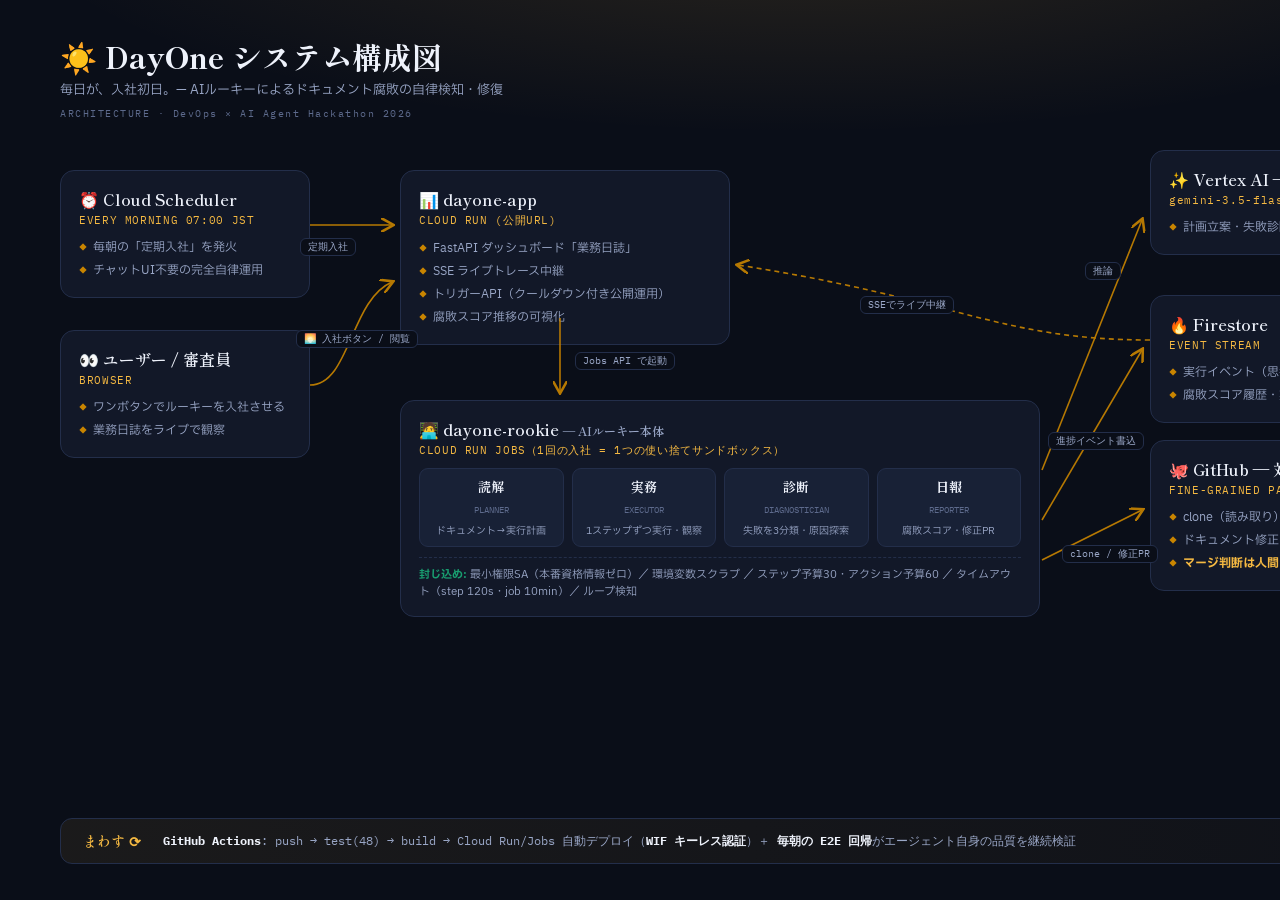
<file: docs/submission/assets/architecture.html>
<!doctype html>
<html lang="ja">
<head>
<meta charset="utf-8">
<link href="https://fonts.googleapis.com/css2?family=Shippori+Mincho:wght@600;800&family=IBM+Plex+Sans+JP:wght@400;500;700&family=IBM+Plex+Mono:wght@400;600&display=swap" rel="stylesheet">
<style>
:root{--bg:#0a0e18;--panel:#121828;--panel2:#182136;--line:#232e4a;--ink:#eef2fb;--ink2:#9aa7c7;--ink3:#5d6a8c;
  --sun:#f5b942;--sun-deep:#c98500;--ok:#199e70;--info:#3987e5;
  --mono:"IBM Plex Mono",monospace;--serif:"Shippori Mincho",serif;--sans:"IBM Plex Sans JP",sans-serif}
*{margin:0;padding:0;box-sizing:border-box}
body{width:1600px;height:900px;background:var(--bg);font-family:var(--sans);color:var(--ink);position:relative;overflow:hidden}
body::before{content:"";position:absolute;inset:0;background:radial-gradient(ellipse 80% 40% at 50% -10%,rgba(245,185,66,.14),transparent 62%)}
.title{position:absolute;top:34px;left:60px}
.title h1{font-family:var(--serif);font-weight:800;font-size:30px}
.title p{color:var(--ink2);font-size:13px;margin-top:2px}
.title .en{font-family:var(--mono);color:var(--ink3);font-size:10px;letter-spacing:.15em}
.box{position:absolute;background:var(--panel);border:1px solid var(--line);border-radius:14px;padding:16px 18px}
.box h2{font-family:var(--serif);font-size:16px;font-weight:600;margin-bottom:2px}
.box .svc{font-family:var(--mono);font-size:10.5px;color:var(--sun);letter-spacing:.06em;margin-bottom:8px}
.box ul{list-style:none}
.box li{font-size:12px;color:var(--ink2);padding:2.5px 0 2.5px 14px;position:relative}
.box li::before{content:"◆";position:absolute;left:0;color:var(--sun-deep);font-size:8px;top:7px}
.pipeline{display:flex;gap:8px;margin-top:10px}
.stage{flex:1;background:var(--panel2);border:1px solid var(--line);border-radius:9px;padding:8px 6px;text-align:center}
.stage b{display:block;font-family:var(--serif);font-size:13px}
.stage span{font-family:var(--mono);font-size:9px;color:var(--ink3)}
.stage em{display:block;font-style:normal;font-size:10px;color:var(--ink2);margin-top:3px}
.guard{margin-top:10px;border-top:1px dashed var(--line);padding-top:8px;font-size:11px;color:var(--ink2)}
.guard b{color:var(--ok);font-size:11px}
.band{position:absolute;left:60px;right:60px;bottom:36px;background:linear-gradient(90deg,rgba(245,185,66,.07),rgba(245,185,66,.02));border:1px solid var(--line);border-radius:12px;padding:12px 22px;display:flex;align-items:center;gap:22px}
.band .t{font-family:var(--serif);font-weight:600;font-size:14px;color:var(--sun)}
.band .flow{font-family:var(--mono);font-size:11.5px;color:var(--ink2)}
.band .flow b{color:var(--ink)}
svg.arrows{position:absolute;inset:0;pointer-events:none}
.alabel{position:absolute;font-family:var(--mono);font-size:10px;color:var(--ink2);background:var(--bg);padding:1px 7px;border-radius:6px;border:1px solid var(--line)}
.tag{position:absolute;font-family:var(--serif);font-size:12px;color:var(--sun);letter-spacing:.2em}
</style>
</head>
<body>
  <div class="title">
    <h1>☀️ DayOne システム構成図</h1>
    <p>毎日が、入社初日。— AIルーキーによるドキュメント腐敗の自律検知・修復</p>
    <span class="en">ARCHITECTURE · DevOps × AI Agent Hackathon 2026</span>
  </div>

  <div class="box" style="left:60px;top:170px;width:250px">
    <h2>⏰ Cloud Scheduler</h2><div class="svc">EVERY MORNING 07:00 JST</div>
    <ul><li>毎朝の「定期入社」を発火</li><li>チャットUI不要の完全自律運用</li></ul>
  </div>

  <div class="box" style="left:60px;top:330px;width:250px">
    <h2>👀 ユーザー / 審査員</h2><div class="svc">BROWSER</div>
    <ul><li>ワンボタンでルーキーを入社させる</li><li>業務日誌をライブで観察</li></ul>
  </div>

  <div class="box" style="left:400px;top:170px;width:330px">
    <h2>📊 dayone-app</h2><div class="svc">CLOUD RUN (公開URL)</div>
    <ul>
      <li>FastAPI ダッシュボード「業務日誌」</li>
      <li>SSE ライブトレース中継</li>
      <li>トリガーAPI（クールダウン付き公開運用）</li>
      <li>腐敗スコア推移の可視化</li>
    </ul>
  </div>

  <div class="box" style="left:400px;top:400px;width:640px">
    <h2>🧑‍💻 dayone-rookie <span style="font-size:12px;color:var(--ink2)">— AIルーキー本体</span></h2>
    <div class="svc">CLOUD RUN JOBS（1回の入社 = 1つの使い捨てサンドボックス）</div>
    <div class="pipeline">
      <div class="stage"><b>読解</b><span>PLANNER</span><em>ドキュメント→実行計画</em></div>
      <div class="stage"><b>実務</b><span>EXECUTOR</span><em>1ステップずつ実行・観察</em></div>
      <div class="stage"><b>診断</b><span>DIAGNOSTICIAN</span><em>失敗を3分類・原因探索</em></div>
      <div class="stage"><b>日報</b><span>REPORTER</span><em>腐敗スコア・修正PR</em></div>
    </div>
    <div class="guard"><b>封じ込め:</b> 最小権限SA（本番資格情報ゼロ）／ 環境変数スクラブ ／ ステップ予算30・アクション予算60 ／ タイムアウト（step 120s・job 10min）／ ループ検知</div>
  </div>

  <div class="box" style="left:1150px;top:150px;width:390px">
    <h2>✨ Vertex AI — Gemini</h2><div class="svc">gemini-3.5-flash / 3.1-flash-lite</div>
    <ul><li>計画立案・失敗診断・修復探索・報告生成</li></ul>
  </div>

  <div class="box" style="left:1150px;top:295px;width:390px">
    <h2>🔥 Firestore</h2><div class="svc">EVENT STREAM</div>
    <ul><li>実行イベント（思考・実行ログ）</li><li>腐敗スコア履歴・実行記録</li></ul>
  </div>

  <div class="box" style="left:1150px;top:440px;width:390px">
    <h2>🐙 GitHub — 対象リポジトリ</h2><div class="svc">FINE-GRAINED PAT (SECRET MANAGER)</div>
    <ul><li>clone（読み取り）</li><li>ドキュメント修正PRを自動作成</li><li><b style="color:var(--sun)">マージ判断は人間（HITL）</b></li></ul>
  </div>

  <svg class="arrows" width="1600" height="900">
    <defs><marker id="a" markerWidth="9" markerHeight="9" refX="7" refY="4.5" orient="auto">
      <path d="M0,0 L8,4.5 L0,9" fill="none" stroke="#c98500" stroke-width="1.6"/></marker></defs>
    <g stroke="#c98500" stroke-width="1.6" fill="none" marker-end="url(#a)" opacity=".9">
      <path d="M310,225 L392,225"/>
      <path d="M310,385 C350,385 350,300 392,282"/>
      <path d="M560,318 L560,392"/>
      <path d="M1042,470 L1142,220 " stroke-dasharray="0"/>
      <path d="M1042,520 L1142,350"/>
      <path d="M1042,560 L1142,510"/>
      <path d="M1150,340 C1000,340 960,300 738,265" stroke-dasharray="5 4"/>
    </g>
  </svg>
  <div class="alabel" style="left:300px;top:238px">定期入社</div>
  <div class="alabel" style="left:296px;top:330px">🌅 入社ボタン / 閲覧</div>
  <div class="alabel" style="left:575px;top:352px">Jobs API で起動</div>
  <div class="alabel" style="left:1085px;top:262px">推論</div>
  <div class="alabel" style="left:1048px;top:432px">進捗イベント書込</div>
  <div class="alabel" style="left:1062px;top:545px">clone / 修正PR</div>
  <div class="alabel" style="left:860px;top:296px">SSEでライブ中継</div>

  <div class="band">
    <span class="t">まわす ⟳</span>
    <span class="flow"><b>GitHub Actions</b>: push → test(48) → build → Cloud Run/Jobs 自動デプロイ（<b>WIF キーレス認証</b>）＋ <b>毎朝の E2E 回帰</b>がエージェント自身の品質を継続検証</span>
  </div>
  <div class="tag" style="right:70px;top:110px">つくる・まわす・とどける</div>
</body>
</html>
</file>
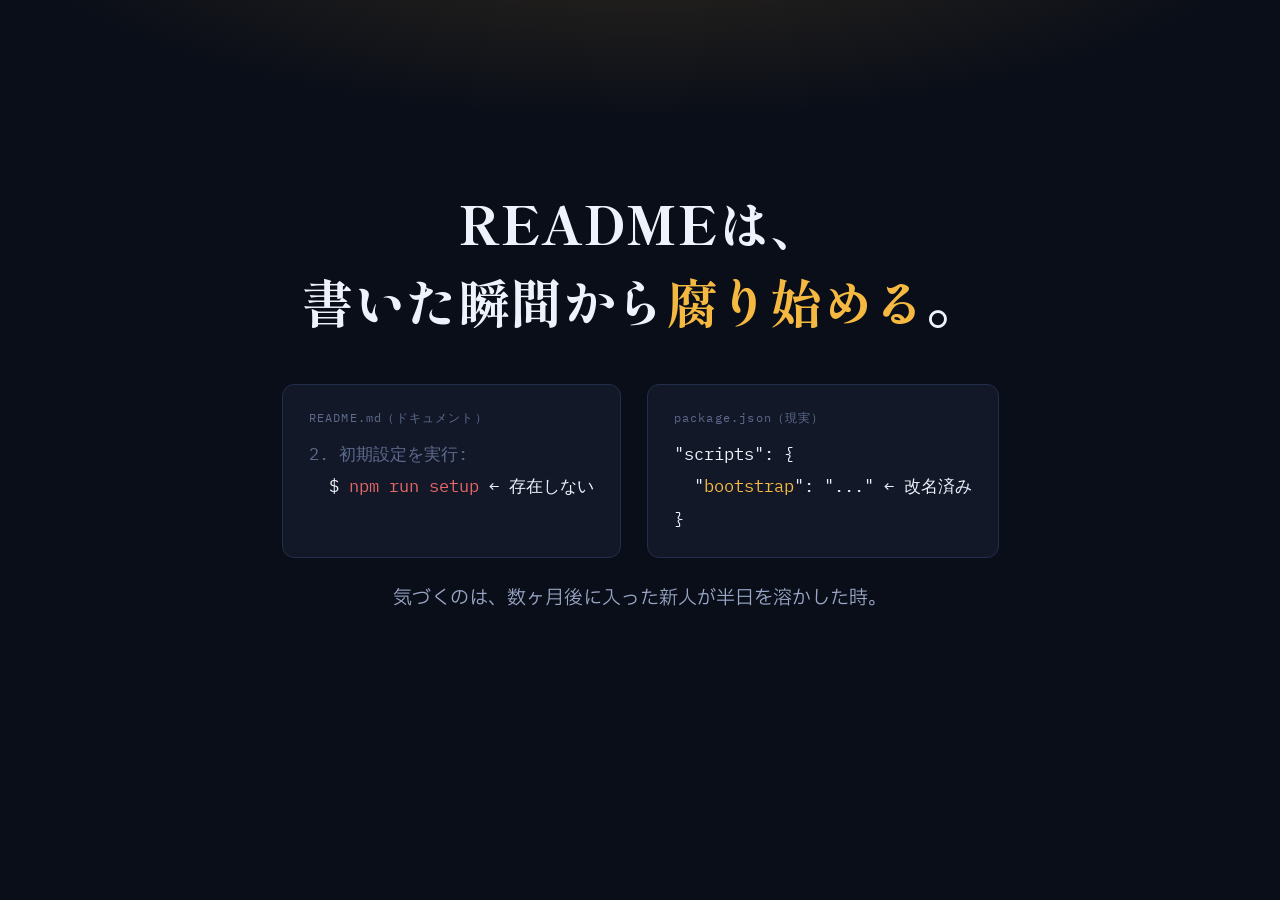
<file: docs/submission/assets/cards/card1.html>
<!doctype html><html lang="ja"><head><meta charset="utf-8"><link rel="stylesheet" href="style.css"></head>
<body>
  <div class="big">READMEは、<br>書いた瞬間から<span class="accent">腐り始める</span>。</div>
  <div style="display:flex;gap:26px;margin-top:44px;z-index:1">
    <div class="code">
      <div class="name">README.md（ドキュメント）</div>
      <span class="dim">2. 初期設定を実行:</span><br>
      &nbsp;&nbsp;$ <span class="red">npm run setup</span> ← 存在しない
    </div>
    <div class="code">
      <div class="name">package.json（現実）</div>
      "scripts": {<br>
      &nbsp;&nbsp;"<span class="amb">bootstrap</span>": "..." ← 改名済み<br>
      }
    </div>
  </div>
  <div class="sub">気づくのは、数ヶ月後に入った新人が半日を溶かした時。</div>
</body></html>
</file>
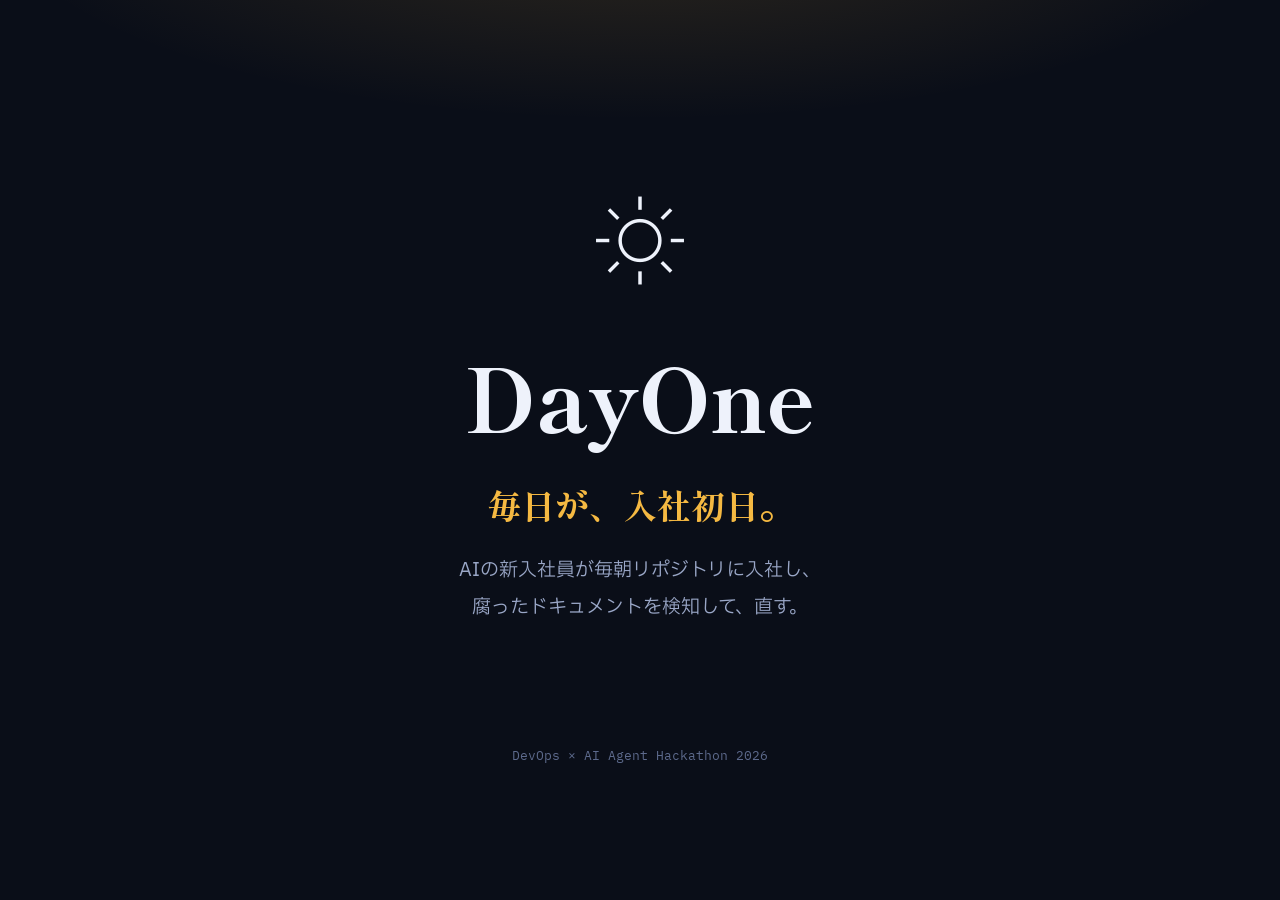
<file: docs/submission/assets/cards/card2.html>
<!doctype html><html lang="ja"><head><meta charset="utf-8"><link rel="stylesheet" href="style.css"></head>
<body>
  <div style="font-size:96px;z-index:1">☀️</div>
  <div class="big" style="font-size:88px;margin-top:10px">DayOne</div>
  <div class="big" style="font-size:34px;margin-top:18px;color:var(--sun)">毎日が、入社初日。</div>
  <div class="sub">AIの新入社員が毎朝リポジトリに入社し、<br>腐ったドキュメントを検知して、直す。</div>
  <div class="foot">DevOps × AI Agent Hackathon 2026</div>
</body></html>
</file>
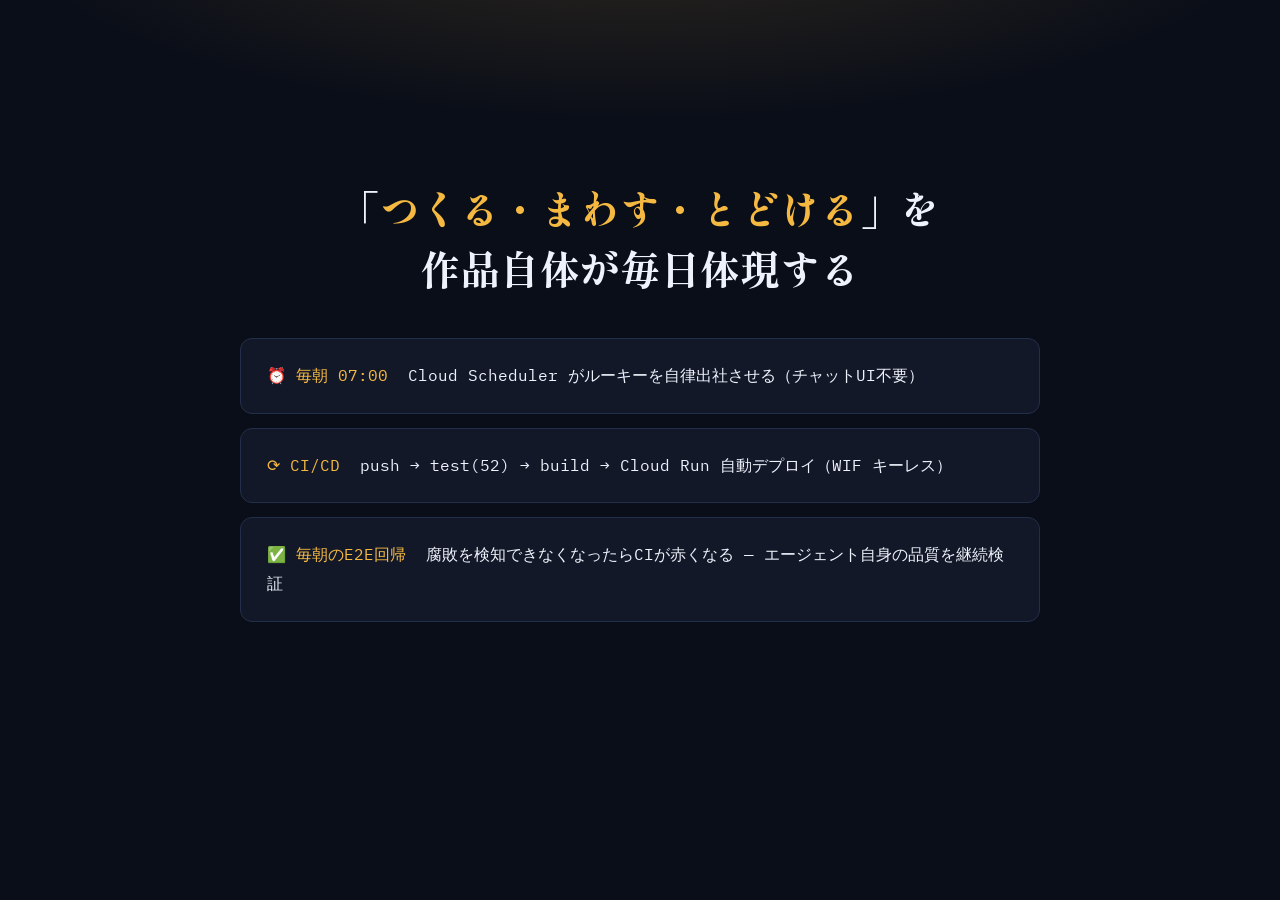
<file: docs/submission/assets/cards/card3.html>
<!doctype html><html lang="ja"><head><meta charset="utf-8"><link rel="stylesheet" href="style.css"></head>
<body>
  <div class="big" style="font-size:40px">「<span class="accent">つくる・まわす・とどける</span>」を<br>作品自体が毎日体現する</div>
  <div style="display:flex;flex-direction:column;gap:14px;margin-top:40px;z-index:1;width:800px">
    <div class="code" style="font-size:15.5px"><span class="amb">⏰ 毎朝 07:00</span>&nbsp; Cloud Scheduler がルーキーを自律出社させる（チャットUI不要）</div>
    <div class="code" style="font-size:15.5px"><span class="amb">⟳ CI/CD</span>&nbsp; push → test(52) → build → Cloud Run 自動デプロイ（WIF キーレス）</div>
    <div class="code" style="font-size:15.5px"><span class="amb">✅ 毎朝のE2E回帰</span>&nbsp; 腐敗を検知できなくなったらCIが赤くなる — エージェント自身の品質を継続検証</div>
  </div>
</body></html>
</file>
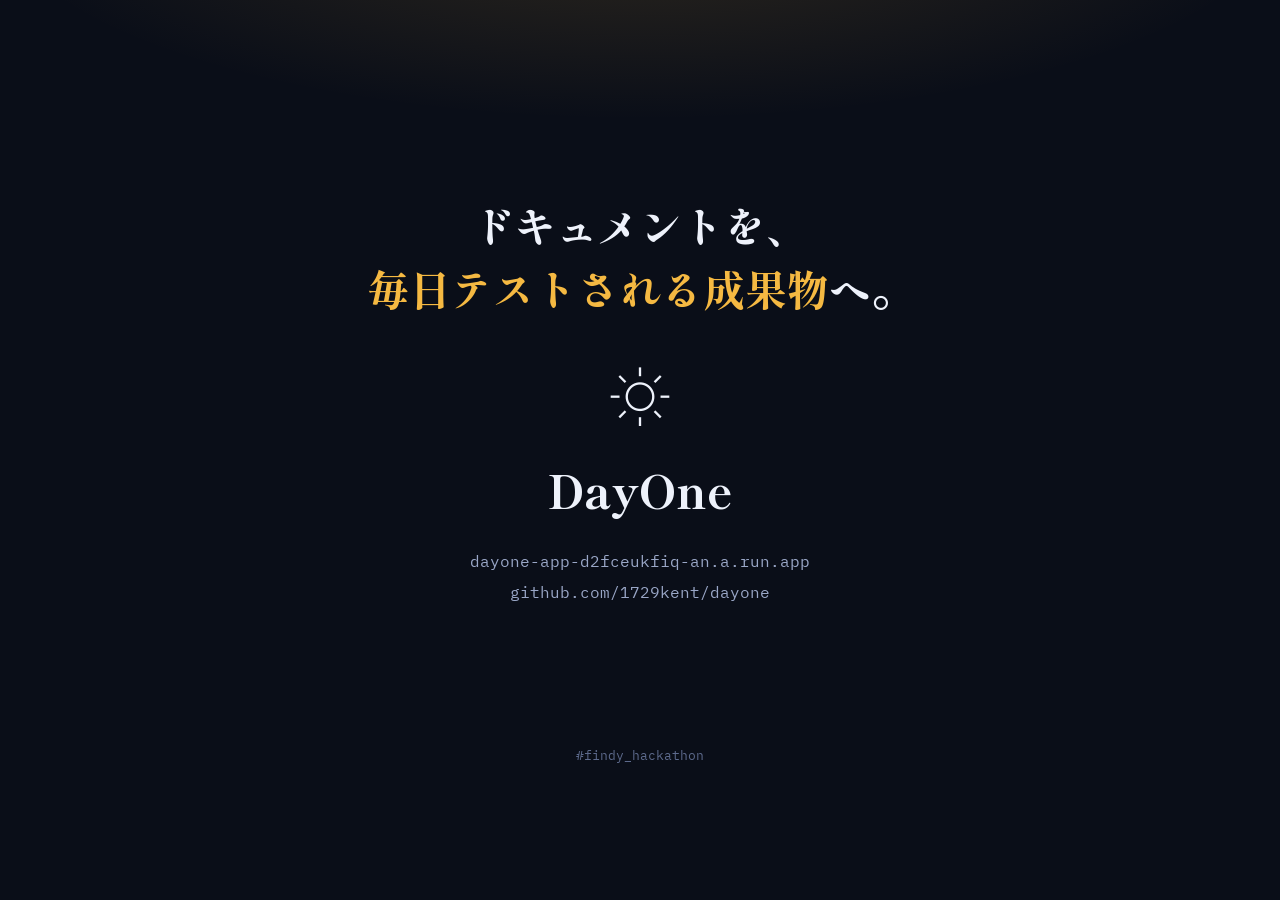
<file: docs/submission/assets/cards/card4.html>
<!doctype html><html lang="ja"><head><meta charset="utf-8"><link rel="stylesheet" href="style.css"></head>
<body>
  <div class="big" style="font-size:42px">ドキュメントを、<br><span class="accent">毎日テストされる成果物</span>へ。</div>
  <div style="font-size:64px;margin-top:34px;z-index:1">☀️</div>
  <div class="big" style="font-size:46px;margin-top:6px">DayOne</div>
  <div class="sub mono" style="font-size:16px">
    dayone-app-d2fceukfiq-an.a.run.app<br>
    github.com/1729kent/dayone
  </div>
  <div class="foot">#findy_hackathon</div>
</body></html>
</file>
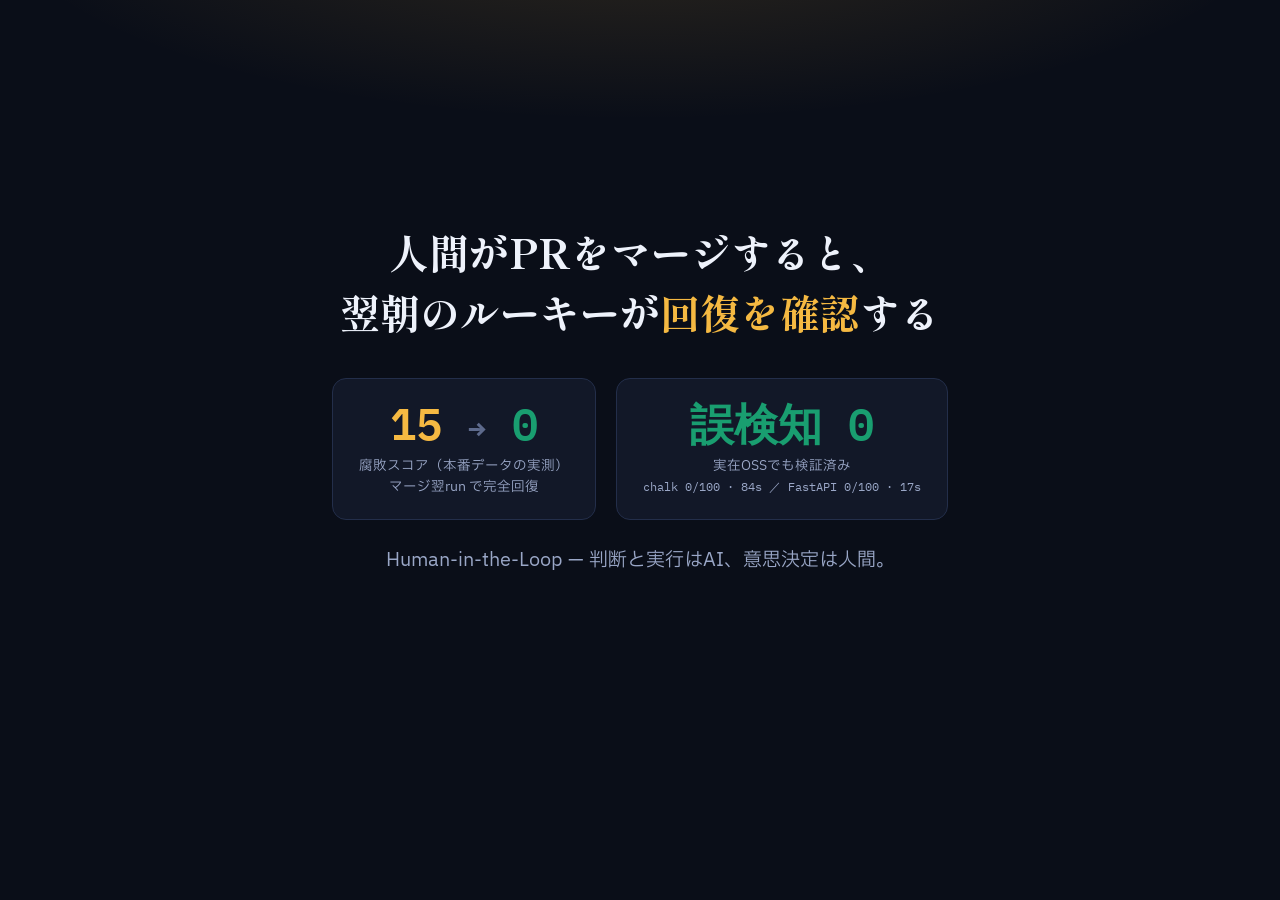
<file: docs/submission/assets/cards/card5.html>
<!doctype html><html lang="ja"><head><meta charset="utf-8"><link rel="stylesheet" href="style.css">
<style>
.row{display:flex;gap:20px;margin-top:36px;z-index:1}
.stat{background:var(--panel);border:1px solid var(--line);border-radius:14px;padding:20px 26px;text-align:center;min-width:250px}
.stat .n{font-family:var(--mono);font-weight:600;font-size:44px;line-height:1.1}
.stat .l{font-size:13.5px;color:var(--ink2);margin-top:8px;line-height:1.6}
.arrow{color:var(--ink3);font-size:30px}
</style></head>
<body>
  <div class="big" style="font-size:40px">人間がPRをマージすると、<br>翌朝のルーキーが<span class="accent">回復を確認</span>する</div>
  <div class="row">
    <div class="stat"><div class="n"><span style="color:var(--sun)">15</span> <span class="arrow">→</span> <span style="color:var(--ok)">0</span></div>
      <div class="l">腐敗スコア（本番データの実測）<br>マージ翌run で完全回復</div></div>
    <div class="stat"><div class="n" style="color:var(--ok)">誤検知 0</div>
      <div class="l">実在OSSでも検証済み<br><span class="mono" style="font-size:12px">chalk 0/100 · 84s ／ FastAPI 0/100 · 17s</span></div></div>
  </div>
  <div class="sub">Human-in-the-Loop — 判断と実行はAI、意思決定は人間。</div>
</body></html>
</file>
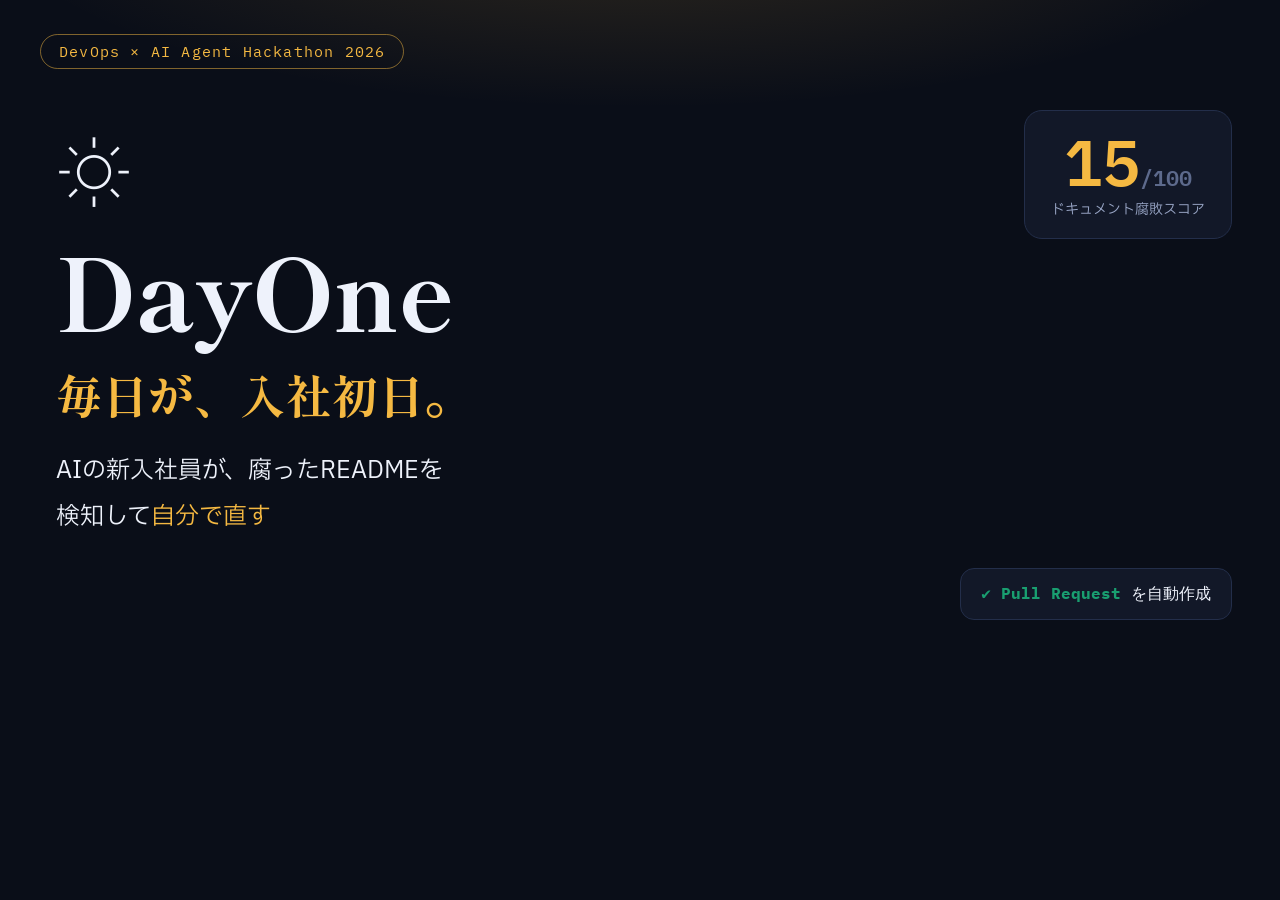
<file: docs/submission/assets/cards/thumb.html>
<!doctype html><html lang="ja"><head><meta charset="utf-8"><link rel="stylesheet" href="style.css">
<style>
body{width:1280px;height:720px;justify-content:center}
.badge{position:absolute;top:34px;left:40px;font-family:var(--mono);font-size:15px;color:var(--sun);
  border:1px solid rgba(245,185,66,.5);border-radius:99px;padding:7px 18px;z-index:1;letter-spacing:.08em}
.score{position:absolute;right:48px;top:110px;text-align:center;z-index:1;background:var(--panel);
  border:1px solid var(--line);border-radius:18px;padding:18px 26px}
.score .n{font-family:var(--mono);font-weight:600;font-size:64px;color:var(--sun);line-height:1}
.score .l{font-size:14px;color:var(--ink2);margin-top:6px}
.pr{position:absolute;right:48px;bottom:100px;z-index:1;background:var(--panel);border:1px solid var(--line);
  border-radius:14px;padding:14px 20px;font-family:var(--mono);font-size:16px}
.pr b{color:var(--ok)}
</style></head>
<body>
  <div class="badge">DevOps × AI Agent Hackathon 2026</div>
  <div style="position:absolute;left:56px;top:120px;z-index:1;text-align:left">
    <div style="font-size:76px">☀️</div>
    <div class="big" style="font-size:100px;text-align:left;line-height:1.1">DayOne</div>
    <div class="big" style="font-size:46px;color:var(--sun);text-align:left;margin-top:16px">毎日が、入社初日。</div>
    <div class="sub" style="text-align:left;font-size:24px;margin-top:20px;color:var(--ink)">
      AIの新入社員が、腐ったREADMEを<br>検知して<span class="accent">自分で直す</span>
    </div>
  </div>
  <div class="score"><div class="n">15<span style="font-size:22px;color:var(--ink3)">/100</span></div>
    <div class="l">ドキュメント腐敗スコア</div></div>
  <div class="pr"><b>✔ Pull Request</b> を自動作成</div>
</body></html>
</file>
<file: docs/submission/assets/cards/style.css>
@import url('https://fonts.googleapis.com/css2?family=Shippori+Mincho:wght@600;800&family=IBM+Plex+Sans+JP:wght@400;500;700&family=IBM+Plex+Mono:wght@400;600&display=swap');
:root{--bg:#0a0e18;--panel:#121828;--line:#232e4a;--ink:#eef2fb;--ink2:#9aa7c7;--ink3:#5d6a8c;
  --sun:#f5b942;--sun-deep:#c98500;--ok:#199e70;--bad:#e66767;
  --mono:"IBM Plex Mono",monospace;--serif:"Shippori Mincho",serif;--sans:"IBM Plex Sans JP",sans-serif}
*{margin:0;padding:0;box-sizing:border-box}
body{width:1280px;height:800px;background:var(--bg);color:var(--ink);font-family:var(--sans);
  position:relative;overflow:hidden;display:flex;flex-direction:column;align-items:center;justify-content:center}
body::before{content:"";position:absolute;inset:0;
  background:radial-gradient(ellipse 85% 45% at 50% -12%,rgba(245,185,66,.16),transparent 60%)}
.big{font-family:var(--serif);font-weight:800;font-size:52px;text-align:center;line-height:1.5;z-index:1}
.sub{font-size:19px;color:var(--ink2);margin-top:22px;text-align:center;z-index:1;line-height:1.9}
.accent{color:var(--sun)}
.mono{font-family:var(--mono)}
.foot{position:absolute;bottom:36px;font-family:var(--mono);font-size:13px;color:var(--ink3);z-index:1}
.code{background:var(--panel);border:1px solid var(--line);border-radius:12px;padding:22px 26px;
  font-family:var(--mono);font-size:17px;line-height:1.9;text-align:left;z-index:1}
.code .name{color:var(--ink3);font-size:12px;letter-spacing:.1em;margin-bottom:8px}
.red{color:var(--bad)} .amb{color:var(--sun)} .dim{color:var(--ink3)}
</file>
